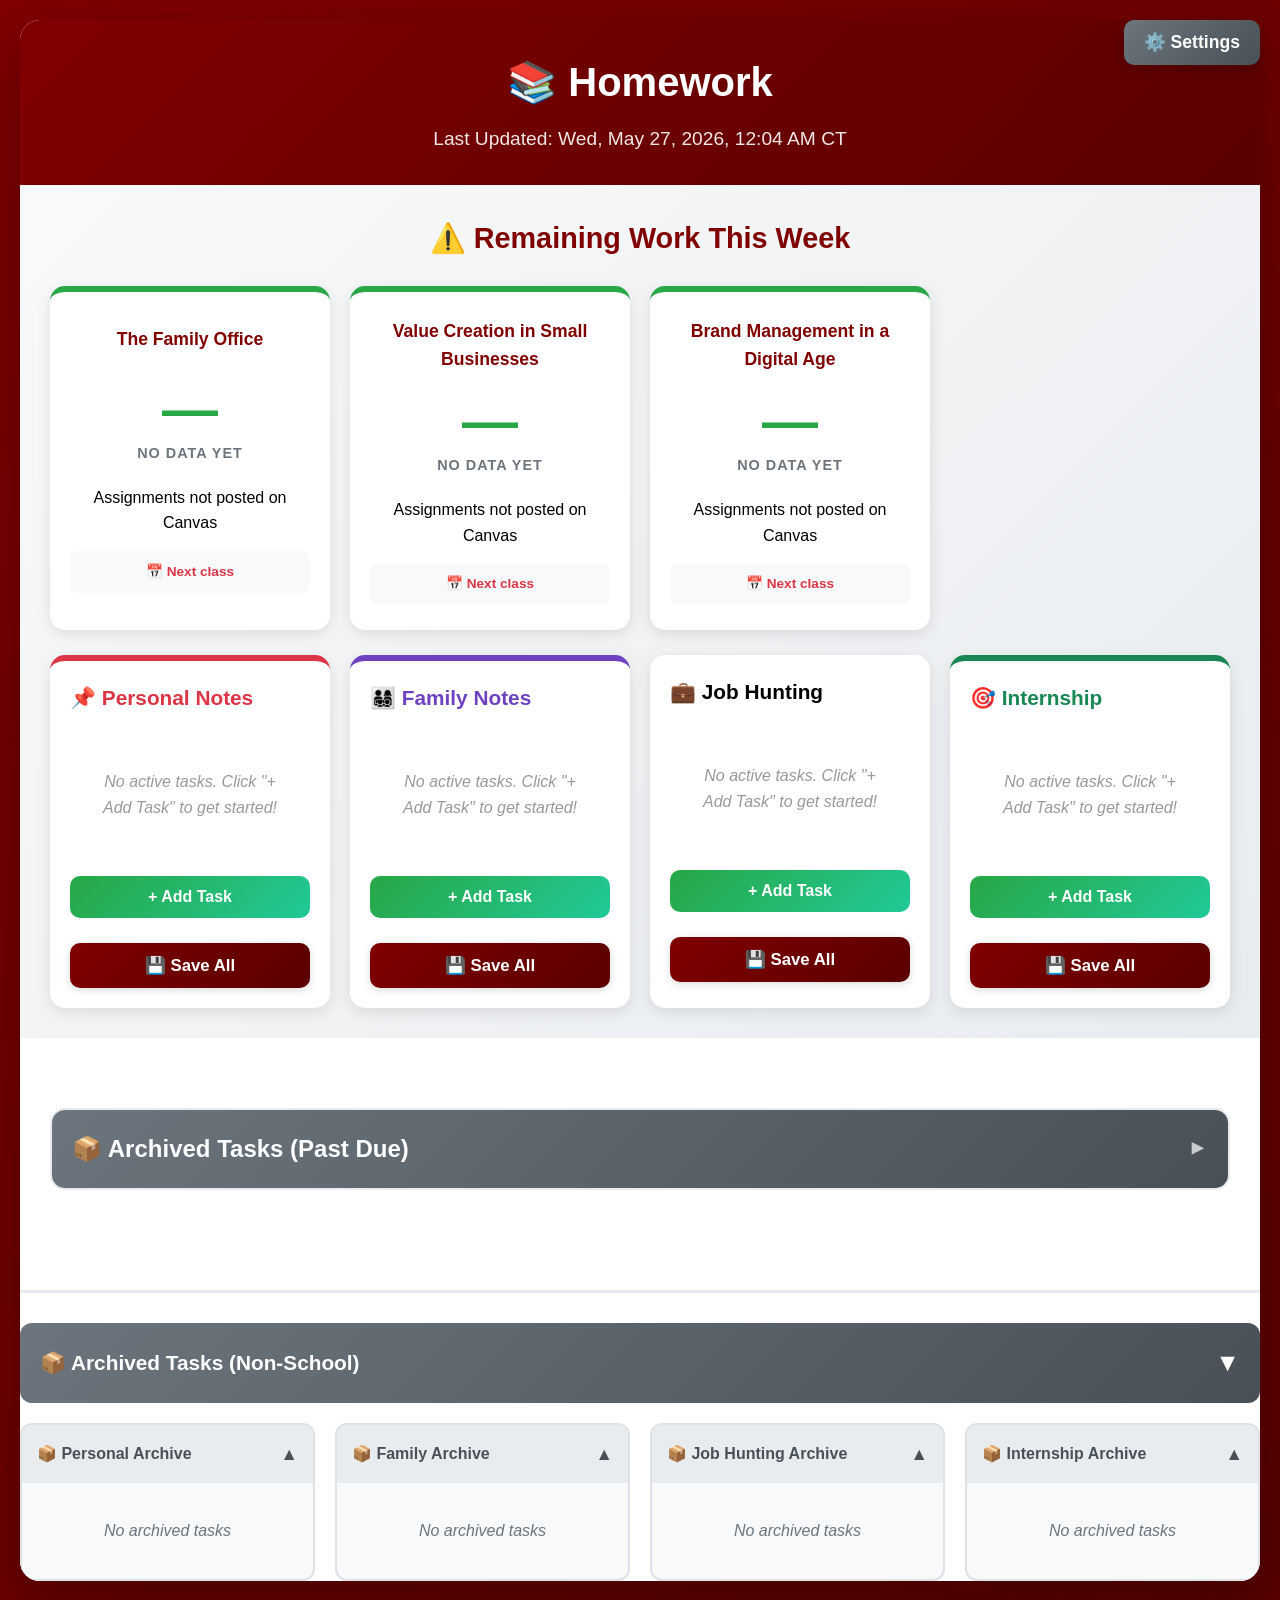
<file: index.html>
<!DOCTYPE html>
<html lang="en">
<head>
    <meta charset="UTF-8">
    <meta name="viewport" content="width=device-width, initial-scale=1.0">
    <title>Homework - UChicago MBA</title>
    <link rel="stylesheet" href="style.css?v=20260328">
</head>
<body>
    <div class="container">
        <div class="header">
            <h1>📚 Homework</h1>
            <button id="settingsBtn" class="settings-btn" onclick="openSettings()">⚙️ Settings</button>

            <div id="settingsModal" class="modal">
                <div class="modal-content">
                    <span class="close" onclick="closeSettings()">&times;</span>
                    <h2>⚙️ Dashboard Settings</h2>
                    
                    <div class="settings-section">
                        <h3>☁️ GitHub Sync</h3>
                        <p>Sync your notes and task states across all devices using GitHub.</p>
                        
                        <div id="syncStatus" class="sync-status"></div>
                        
                        <label for="tokenInput">GitHub Personal Access Token:</label>
                        <input type="password" id="tokenInput" placeholder="github_pat_..." class="token-input">
                        
                        <button onclick="saveToken()" class="save-token-btn">💾 Save Token</button>
                        <button onclick="clearToken()" class="clear-token-btn">🗑️ Clear Token</button>
                        
                        <div class="help-text">
                            <p><strong>How to get a token:</strong></p>
                            <ol>
                                <li>Go to <a href="https://github.com/settings/tokens?type=beta" target="_blank">GitHub Settings</a></li>
                                <li>Generate new token (fine-grained)</li>
                                <li>Select only "Homework-Dashboard" repo</li>
                                <li>Give "Contents" read/write permission</li>
                                <li>Copy and paste token here</li>
                            </ol>
                        </div>
                    </div>

                    <div style="margin-top: 30px; padding-top: 30px; border-top: 2px solid #e9ecef;">
                        <h3 style="color: #667eea; margin-bottom: 15px;">🤖 AI Clarification (Gemini)</h3>
                        <div id="geminiSyncStatus" class="sync-status inactive">⚠️ Gemini API Not Configured</div>
                        
                        <div style="margin-top: 20px;">
                            <label style="display: block; margin-bottom: 8px; font-weight: bold;">Gemini API Key:</label>
                            <input 
                                type="password" 
                                id="geminiTokenInput" 
                                placeholder="Enter your Gemini API key (starts with AIza...)"
                                style="
                                    width: 100%;
                                    padding: 12px;
                                    border: 2px solid #e9ecef;
                                    border-radius: 8px;
                                    font-size: 1em;
                                    margin-bottom: 15px;
                                "
                            />
                            <div style="display: flex; gap: 10px;">
                                <button onclick="saveGeminiToken()" style="
                                    background: #667eea;
                                    color: white;
                                    border: none;
                                    padding: 10px 20px;
                                    border-radius: 8px;
                                    cursor: pointer;
                                    font-weight: bold;
                                ">💾 Save Key</button>
                                <button onclick="clearGeminiToken()" style="
                                    background: #dc3545;
                                    color: white;
                                    border: none;
                                    padding: 10px 20px;
                                    border-radius: 8px;
                                    cursor: pointer;
                                    font-weight: bold;
                                ">🗑️ Clear Key</button>
                            </div>
                            <p style="font-size: 0.9em; color: #666; margin-top: 15px;">
                                Get your free API key at: <a href="https://aistudio.google.com/app/apikey" target="_blank">https://aistudio.google.com/app/apikey</a>
                            </p>
                        </div>
                    </div>

                    <div style="margin-top: 30px; padding-top: 30px; border-top: 2px solid #e9ecef;">
                        <h3 style="color: #4285f4;">📅 Google Calendar Integration</h3>
                        <div id="googleCalendarStatus" class="sync-status inactive">⚠️ Not Connected</div>
                        <button id="connectGoogleBtn" onclick="connectGoogleCalendar()" style="background: #4285f4; color: white; padding: 12px 24px; border: none; border-radius: 8px; cursor: pointer; width: 100%; margin-top: 15px; font-weight: bold;">
                            🔗 Connect Google Calendar
                        </button>
                        <p style="font-size: 0.9em; color: #666; margin-top: 15px;">
                            Connect to schedule tasks with AI-suggested optimal times.
                        </p>
                    </div>
                </div>
            </div>
            <p id="dateRange">UChicago MBA | Next 14 Days</p>
        </div>
        <div class="summary-section">
            <div class="summary-title">⚠️ Remaining Work This Week</div>
            
            <div class="course-cards" id="courseCards">
                <!-- Course cards dynamically generated -->
            </div>
            
            <div class="notes-grid">
                <div class="note-section personal">
                    <div class="note-title">📌 Personal Notes</div>
                    <div id="personalTaskCards" class="task-cards-container"></div>
                    <button class="add-task-btn" onclick="addTaskCard('personal')">+ Add Task</button>
                    <button id="personalSaveBtn" class="note-save-btn" onclick="saveNote('personal', 'personalNotesText', 'personalSaveBtn')">💾 Save All</button>
                    <textarea id="personalNotesText" class="note-textarea" style="display: none;"></textarea>
                </div>
            
                <div class="note-section family">
                    <div class="note-title">👨‍👩‍👧‍👦 Family Notes</div>
                    <div id="familyTaskCards" class="task-cards-container"></div>
                    <button class="add-task-btn" onclick="addTaskCard('family')">+ Add Task</button>
                    <button id="familySaveBtn" class="note-save-btn" onclick="saveNote('family', 'familyNotesText', 'familySaveBtn')">💾 Save All</button>
                    <textarea id="familyNotesText" class="note-textarea" style="display: none;"></textarea>
                </div>
            
                <div class="note-section jobHunting">
                    <div class="note-title">💼 Job Hunting</div>
                    <div id="jobHuntingTaskCards" class="task-cards-container"></div>
                    <button class="add-task-btn" onclick="addTaskCard('jobHunting')">+ Add Task</button>
                    <button id="jobHuntingSaveBtn" class="note-save-btn" onclick="saveNote('jobHunting', 'jobHuntingNotesText', 'jobHuntingSaveBtn')">💾 Save All</button>
                    <textarea id="jobHuntingNotesText" class="note-textarea" style="display: none;"></textarea>
                </div>
            
                <div class="note-section internship">
                    <div class="note-title">🎯 Internship</div>
                    <div id="internshipTaskCards" class="task-cards-container"></div>
                    <button class="add-task-btn" onclick="addTaskCard('internship')">+ Add Task</button>
                    <button id="internshipSaveBtn" class="note-save-btn" onclick="saveNote('internship', 'internshipNotesText', 'internshipSaveBtn')">💾 Save All</button>
                    <textarea id="internshipNotesText" class="note-textarea" style="display: none;"></textarea>
                </div>
            </div>
        </div>
        <div class="content" id="content">
            <!-- Tasks dynamically inserted -->
        </div>

        <div class="archive-wrapper">
            <div class="archive-main-header" onclick="toggleAllArchives()">
                <span>📦 Archived Tasks (Non-School)</span>
                <span class="archive-main-arrow">▼</span>
            </div>

            <div id="archiveGrid" class="archive-grid">
                <div class="archive-column">
                    <div class="archive-column-header" onclick="toggleArchive('personal')">
                        <span>📦 Personal Archive</span>
                        <span class="archive-arrow" id="personalArchiveArrow">▼</span>
                    </div>
                    <div id="personalArchive" class="archive-content collapsed"></div>
                </div>

                <div class="archive-column">
                    <div class="archive-column-header" onclick="toggleArchive('family')">
                        <span>📦 Family Archive</span>
                        <span class="archive-arrow" id="familyArchiveArrow">▼</span>
                    </div>
                    <div id="familyArchive" class="archive-content collapsed"></div>
                </div>

                <div class="archive-column">
                    <div class="archive-column-header" onclick="toggleArchive('jobHunting')">
                        <span>📦 Job Hunting Archive</span>
                        <span class="archive-arrow" id="jobHuntingArchiveArrow">▼</span>
                    </div>
                    <div id="jobHuntingArchive" class="archive-content collapsed"></div>
                </div>

                <div class="archive-column">
                    <div class="archive-column-header" onclick="toggleArchive('internship')">
                        <span>📦 Internship Archive</span>
                        <span class="archive-arrow" id="internshipArchiveArrow">▼</span>
                    </div>
                    <div id="internshipArchive" class="archive-content collapsed"></div>
                </div>
            </div>
        </div>
    </div>
    <script src="timestamp.js?v=20260328"></script>
    <script src="data.js?v=20260328"></script>
    <script src="scripts.js?v=20260328"></script>
</body>
</html>
</file>
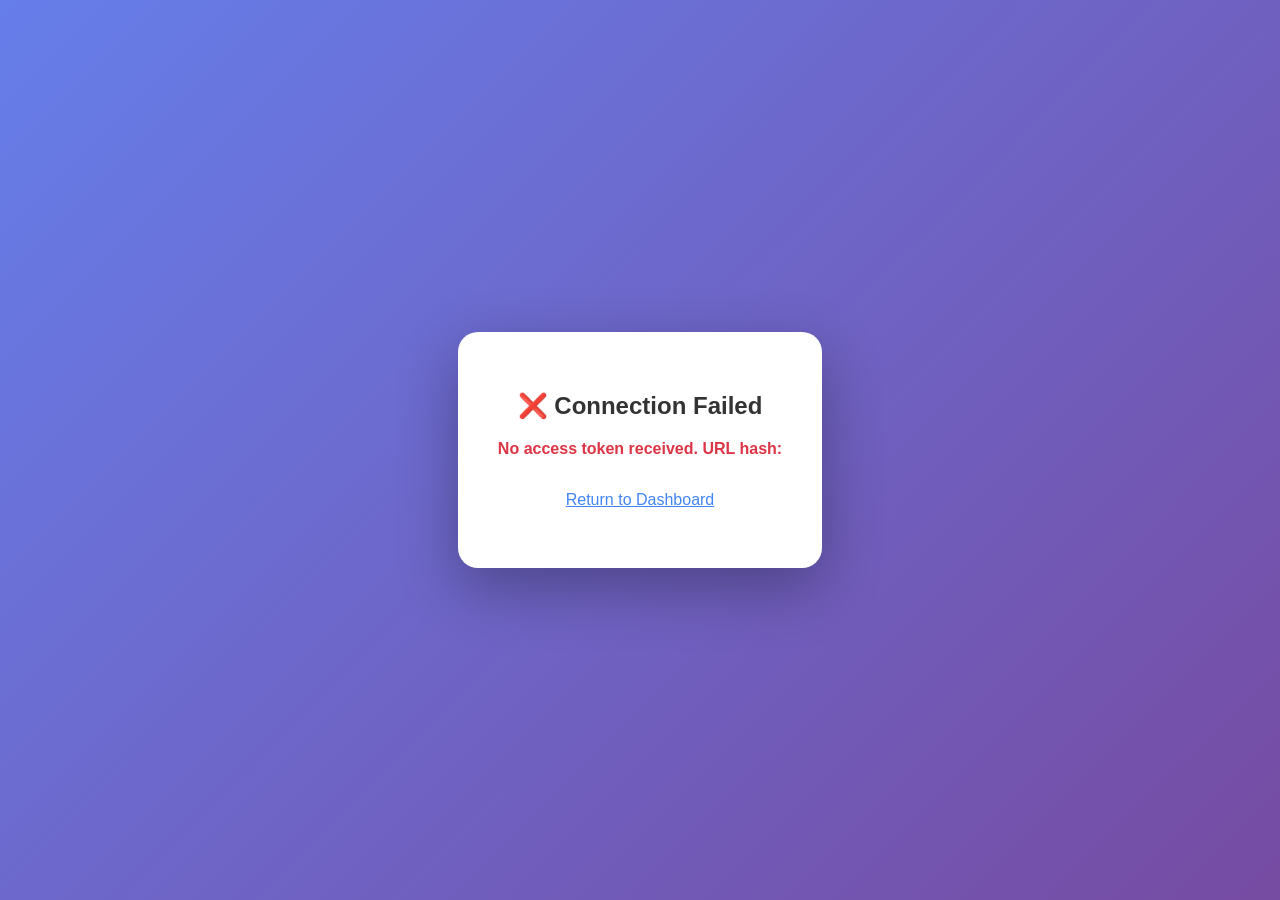
<file: oauth-callback.html>
<!DOCTYPE html>
<html lang="en">
<head>
    <meta charset="UTF-8">
    <meta name="viewport" content="width=device-width, initial-scale=1.0">
    <title>Connecting Google Calendar...</title>
    <style>
        body {
            font-family: -apple-system, BlinkMacSystemFont, 'Segoe UI', Roboto, sans-serif;
            display: flex;
            align-items: center;
            justify-content: center;
            min-height: 100vh;
            margin: 0;
            background: linear-gradient(135deg, #667eea 0%, #764ba2 100%);
        }
        .container {
            background: white;
            padding: 40px;
            border-radius: 20px;
            box-shadow: 0 20px 60px rgba(0,0,0,0.3);
            text-align: center;
            max-width: 400px;
        }
        .spinner {
            border: 4px solid #f3f3f3;
            border-top: 4px solid #4285f4;
            border-radius: 50%;
            width: 50px;
            height: 50px;
            animation: spin 1s linear infinite;
            margin: 0 auto 20px;
        }
        @keyframes spin {
            0% { transform: rotate(0deg); }
            100% { transform: rotate(360deg); }
        }
        h2 {
            color: #333;
            margin-bottom: 10px;
        }
        p {
            color: #666;
            line-height: 1.6;
        }
        .error {
            color: #dc3545;
            font-weight: bold;
        }
    </style>
</head>
<body>
    <div class="container">
        <div class="spinner"></div>
        <h2 id="status">Connecting Google Calendar...</h2>
        <p id="message">Please wait while we complete the authentication.</p>
    </div>

    <script>
        function handleCallback() {
            try {
                // Debug logging
                console.log('Full URL:', window.location.href);
                console.log('Hash:', window.location.hash);
                console.log('Search:', window.location.search);

                // Read from hash fragment (after #)
                const hash = window.location.hash.substring(1);
                const params = new URLSearchParams(hash);
                
                const accessToken = params.get('access_token');
                const expiresIn = params.get('expires_in');
                const error = params.get('error');

                if (error) {
                    throw new Error('Authorization failed: ' + error);
                }

                if (!accessToken) {
                    throw new Error('No access token received. URL hash: ' + window.location.hash);
                }

                console.log('Access token received:', accessToken.substring(0, 20) + '...');

                // Store token
                const authData = {
                    accessToken: accessToken,
                    expiresAt: Date.now() + (parseInt(expiresIn) * 1000),
                    tokenType: 'Bearer'
                };

                localStorage.setItem('googleCalendarAuth', JSON.stringify(authData));
                
                document.getElementById('status').textContent = '✅ Connected Successfully!';
                document.getElementById('message').textContent = 'Redirecting...';

                // Get user email
                fetch('https://www.googleapis.com/oauth2/v2/userinfo', {
                    headers: { 'Authorization': `Bearer ${accessToken}` }
                })
                .then(r => r.json())
                .then(data => {
                    if (data.email) localStorage.setItem('googleCalendarEmail', data.email);
                })
                .catch(err => console.log('Email fetch failed:', err))
                .finally(() => {
                    setTimeout(() => {
                        window.location.href = '/Homework-Dashboard/';
                    }, 1500);
                });

            } catch (error) {
                console.error('Callback error:', error);
                document.querySelector('.spinner').style.display = 'none';
                document.getElementById('status').textContent = '❌ Connection Failed';
                document.getElementById('message').innerHTML = `
                    <span class="error">${error.message}</span><br><br>
                    <a href="/Homework-Dashboard/" style="color: #4285f4;">Return to Dashboard</a>
                `;
            }
        }

        // Run callback handler on page load
        handleCallback();
    </script>
</body>
</html>
</file>
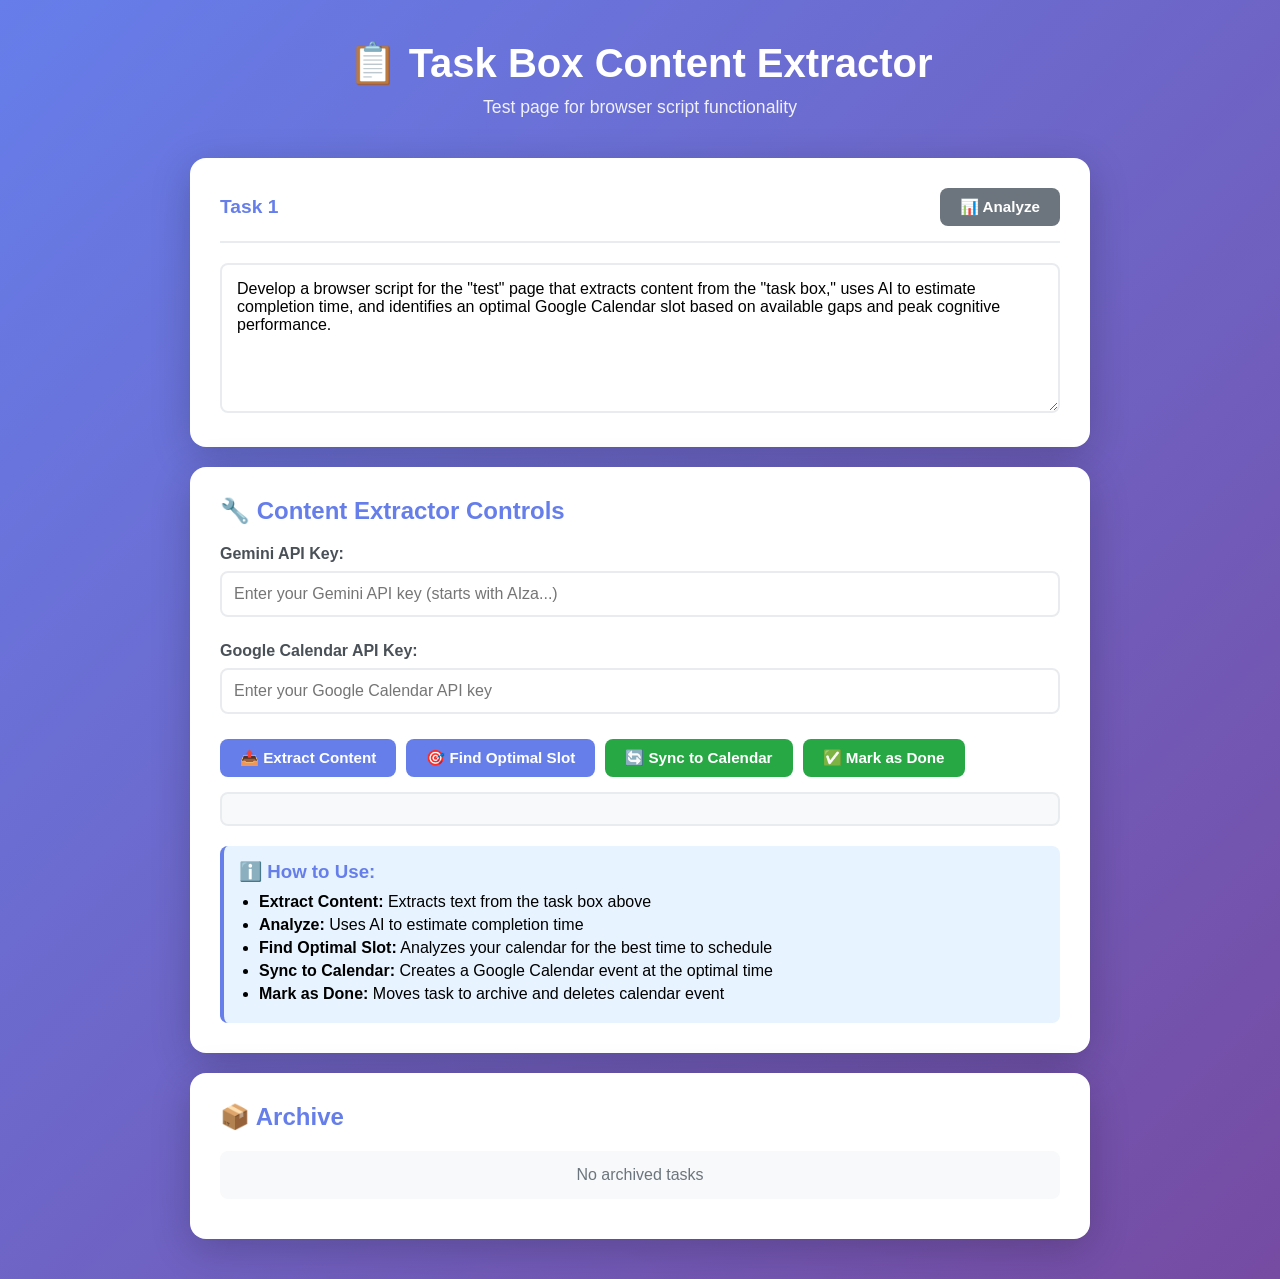
<file: test.html>
<!DOCTYPE html>
<html lang="en">
<head>
    <meta charset="UTF-8">
    <meta name="viewport" content="width=device-width, initial-scale=1.0">
    <title>Task Box Content Extractor - Test Page</title>
    <style>
        * {
            margin: 0;
            padding: 0;
            box-sizing: border-box;
        }

        body {
            font-family: -apple-system, BlinkMacSystemFont, 'Segoe UI', Roboto, 'Helvetica Neue', Arial, sans-serif;
            background: linear-gradient(135deg, #667eea 0%, #764ba2 100%);
            padding: 40px 20px;
            min-height: 100vh;
        }

        .container {
            max-width: 900px;
            margin: 0 auto;
        }

        .header {
            text-align: center;
            color: white;
            margin-bottom: 40px;
        }

        .header h1 {
            font-size: 2.5em;
            margin-bottom: 10px;
        }

        .header p {
            font-size: 1.1em;
            opacity: 0.9;
        }

        .task-box {
            background: white;
            border-radius: 16px;
            padding: 30px;
            box-shadow: 0 10px 40px rgba(0, 0, 0, 0.2);
            margin-bottom: 20px;
        }

        .task-box-header {
            display: flex;
            justify-content: space-between;
            align-items: center;
            margin-bottom: 20px;
            padding-bottom: 15px;
            border-bottom: 2px solid #e9ecef;
        }

        .task-box-label {
            font-weight: bold;
            font-size: 1.2em;
            color: #667eea;
        }

        .task-box-controls {
            display: flex;
            gap: 10px;
            align-items: center;
        }

        .rating-badge {
            padding: 8px 15px;
            border-radius: 8px;
            font-weight: bold;
            font-size: 0.9em;
        }

        .rating-easy { background: #d4edda; color: #155724; }
        .rating-medium { background: #fff3cd; color: #856404; }
        .rating-hard { background: #f8d7da; color: #721c24; }

        .task-textarea {
            width: 100%;
            min-height: 150px;
            padding: 15px;
            border: 2px solid #e9ecef;
            border-radius: 8px;
            font-size: 1em;
            font-family: inherit;
            resize: vertical;
            transition: border-color 0.3s;
        }

        .task-textarea:focus {
            outline: none;
            border-color: #667eea;
        }

        .btn {
            padding: 10px 20px;
            border: none;
            border-radius: 8px;
            font-weight: bold;
            cursor: pointer;
            transition: all 0.3s;
            font-size: 0.95em;
        }

        .btn:hover {
            transform: translateY(-2px);
            box-shadow: 0 4px 12px rgba(0, 0, 0, 0.15);
        }

        .btn-primary {
            background: #667eea;
            color: white;
        }

        .btn-success {
            background: #28a745;
            color: white;
        }

        .btn-danger {
            background: #dc3545;
            color: white;
        }

        .btn-secondary {
            background: #6c757d;
            color: white;
        }

        .script-controls {
            background: white;
            border-radius: 16px;
            padding: 30px;
            box-shadow: 0 10px 40px rgba(0, 0, 0, 0.2);
        }

        .script-controls h2 {
            margin-bottom: 20px;
            color: #667eea;
        }

        .control-section {
            margin-bottom: 25px;
        }

        .control-section label {
            display: block;
            margin-bottom: 8px;
            font-weight: bold;
            color: #495057;
        }

        .control-section input {
            width: 100%;
            padding: 12px;
            border: 2px solid #e9ecef;
            border-radius: 8px;
            font-size: 1em;
        }

        .control-section input:focus {
            outline: none;
            border-color: #667eea;
        }

        .button-group {
            display: flex;
            gap: 10px;
            flex-wrap: wrap;
        }

        .info-box {
            background: #e7f3ff;
            border-left: 4px solid #667eea;
            padding: 15px;
            border-radius: 8px;
            margin-top: 20px;
        }

        .info-box h3 {
            margin-bottom: 10px;
            color: #667eea;
        }

        .info-box ul {
            margin-left: 20px;
        }

        .info-box li {
            margin-bottom: 5px;
        }

        #extractedInfo {
            background: #f8f9fa;
            border: 2px solid #e9ecef;
            border-radius: 8px;
            padding: 15px;
            margin-top: 15px;
            font-family: 'Courier New', monospace;
            font-size: 0.9em;
            max-height: 300px;
            overflow-y: auto;
        }

        .archive {
            background: white;
            border-radius: 16px;
            padding: 30px;
            box-shadow: 0 10px 40px rgba(0, 0, 0, 0.2);
            margin-top: 20px;
        }

        .archive h2 {
            color: #667eea;
            margin-bottom: 20px;
        }

        .archive-item {
            background: #f8f9fa;
            padding: 15px;
            border-radius: 8px;
            margin-bottom: 10px;
            border-left: 4px solid #28a745;
        }

        .archive-item.empty {
            text-align: center;
            color: #6c757d;
            border: none;
        }
    </style>
</head>
<body>
    <div class="container">
        <div class="header">
            <h1>📋 Task Box Content Extractor</h1>
            <p>Test page for browser script functionality</p>
        </div>

        <!-- Task Box -->
        <div class="task-box" id="taskBox">
            <div class="task-box-header">
                <div class="task-box-label">Task 1</div>
                <div class="task-box-controls">
                    <div id="ratingBadge" class="rating-badge" style="display: none;"></div>
                    <button class="btn btn-secondary" onclick="window.TaskExtractor.analyzeTask()">
                        📊 Analyze
                    </button>
                </div>
            </div>
            <textarea
                id="taskContent"
                class="task-textarea"
                placeholder="Enter your task here... (e.g., 'Write a research paper on climate change')"
            >Develop a browser script for the "test" page that extracts content from the "task box," uses AI to estimate completion time, and identifies an optimal Google Calendar slot based on available gaps and peak cognitive performance.</textarea>
        </div>

        <!-- Script Controls -->
        <div class="script-controls">
            <h2>🔧 Content Extractor Controls</h2>

            <div class="control-section">
                <label>Gemini API Key:</label>
                <input
                    type="password"
                    id="geminiApiKey"
                    placeholder="Enter your Gemini API key (starts with AIza...)"
                />
            </div>

            <div class="control-section">
                <label>Google Calendar API Key:</label>
                <input
                    type="password"
                    id="calendarApiKey"
                    placeholder="Enter your Google Calendar API key"
                />
            </div>

            <div class="button-group">
                <button class="btn btn-primary" onclick="window.TaskExtractor.extractContent()">
                    📤 Extract Content
                </button>
                <button class="btn btn-primary" onclick="window.TaskExtractor.findOptimalSlot()">
                    🎯 Find Optimal Slot
                </button>
                <button class="btn btn-success" onclick="window.TaskExtractor.syncToCalendar()">
                    🔄 Sync to Calendar
                </button>
                <button class="btn btn-success" onclick="window.TaskExtractor.markAsDone()">
                    ✅ Mark as Done
                </button>
            </div>

            <div id="extractedInfo"></div>

            <div class="info-box">
                <h3>ℹ️ How to Use:</h3>
                <ul>
                    <li><strong>Extract Content:</strong> Extracts text from the task box above</li>
                    <li><strong>Analyze:</strong> Uses AI to estimate completion time</li>
                    <li><strong>Find Optimal Slot:</strong> Analyzes your calendar for the best time to schedule</li>
                    <li><strong>Sync to Calendar:</strong> Creates a Google Calendar event at the optimal time</li>
                    <li><strong>Mark as Done:</strong> Moves task to archive and deletes calendar event</li>
                </ul>
            </div>
        </div>

        <!-- Archive -->
        <div class="archive">
            <h2>📦 Archive</h2>
            <div id="archiveContainer">
                <div class="archive-item empty">No archived tasks</div>
            </div>
        </div>
    </div>

    <script src="content-extractor.js"></script>
</body>
</html>
</file>
<file: style.css>
* {
    margin: 0;
    padding: 0;
    box-sizing: border-box;
}

body {
    font-family: -apple-system, BlinkMacSystemFont, 'Segoe UI', Roboto, Oxygen, Ubuntu, Cantarell, sans-serif;
    background: linear-gradient(135deg, #800000 0%, #5a0000 100%);
    padding: 20px;
    line-height: 1.6;
}

.container {
    max-width: 1400px;
    margin: 0 auto;
    background: white;
    border-radius: 20px;
    box-shadow: 0 20px 60px rgba(0,0,0,0.3);
    overflow: hidden;
}

.header {
    background: linear-gradient(135deg, #800000 0%, #5a0000 100%);
    color: white;
    padding: 30px;
    text-align: center;
}

.header h1 {
    font-size: 2.5em;
    margin-bottom: 10px;
    display: flex;
    align-items: center;
    justify-content: center;
    gap: 15px;
}

.header p {
    font-size: 1.2em;
    opacity: 0.9;
}

.summary-section {
    padding: 30px;
    background: linear-gradient(135deg, #f8f9fa 0%, #e9ecef 100%);
}

.summary-title {
    font-size: 1.8em;
    font-weight: bold;
    color: #800000;
    margin-bottom: 25px;
    text-align: center;
}

.course-cards {
    display: grid;
    grid-template-columns: repeat(4, 1fr);
    gap: 20px;
    margin-bottom: 25px;
}

.course-card {
    background: white;
    border-radius: 15px;
    padding: 25px 20px;
    box-shadow: 0 4px 15px rgba(0,0,0,0.1);
    transition: transform 0.3s ease, box-shadow 0.3s ease;
    border-top: 6px solid #800000;
    text-align: center;
}

.course-card:hover {
    transform: translateY(-5px);
    box-shadow: 0 8px 25px rgba(0,0,0,0.2);
}

.course-card:active {
    transform: translateY(-2px);
}

.course-card.low-workload {
    border-top-color: #28a745;
}

.course-card.medium-workload {
    border-top-color: #ffc107;
}

.course-card.high-workload {
    border-top-color: #dc3545;
}

.course-card.completed {
    border-top-color: #28a745;
    background: linear-gradient(135deg, #d4edda 0%, #c3e6cb 100%);
}

.course-card-title {
    font-size: 1.1em;
    font-weight: bold;
    color: #800000;
    margin-bottom: 20px;
    min-height: 2.5em;
    display: flex;
    align-items: center;
    justify-content: center;
}

.course-card-hours {
    font-size: 3.5em;
    font-weight: bold;
    color: #800000;
    margin: 15px 0 5px 0;
    line-height: 1;
}

.course-card.low-workload .course-card-hours {
    color: #28a745;
}

.course-card.medium-workload .course-card-hours {
    color: #ffc107;
}

.course-card.high-workload .course-card-hours {
    color: #dc3545;
}

.course-card.completed .course-card-hours {
    font-size: 2.5em;
    color: #28a745;
}

.course-card-hours-label {
    font-size: 0.9em;
    color: #6c757d;
    font-weight: 600;
    text-transform: uppercase;
    letter-spacing: 1px;
    margin-bottom: 20px;
}

.course-card-due {
    font-size: 0.85em;
    color: #dc3545;
    margin-top: 8px;
}

.course-card-status {
    font-size: 0.9em;
    padding: 6px 10px;
    border-radius: 4px;
    margin-top: 8px;
    font-weight: 500;
}

.course-card-status.under-control {
    background: #d4edda;
    color: #155724;
}

.course-card-status.needs-scheduling {
    background: #fff3cd;
    color: #856404;
}

.course-card-status.partial {
    background: #e7f3ff;
    color: #004085;
}

.course-card-due {
    background: #f8f9fa;
    padding: 10px;
    border-radius: 8px;
    font-size: 0.85em;
    color: #dc3545;
    font-weight: 600;
    margin-top: 15px;
}

.notes-grid {
    display: grid;
    grid-template-columns: repeat(4, 1fr);
    gap: 20px;
    width: 100%;
}

.note-section {
    background: white;
    padding: 20px;
    border-radius: 15px;
    box-shadow: 0 4px 15px rgba(0,0,0,0.1);
    transition: transform 0.2s ease, box-shadow 0.2s ease;
}

.note-section:hover {
    transform: translateY(-2px);
    box-shadow: 0 6px 20px rgba(0,0,0,0.15);
}

.note-section.personal {
    border-top: 6px solid #dc3545;
}

.note-section.family {
    border-top: 6px solid #6f42c1;
}

.note-section.job-hunting {
    border-top: 6px solid #0d6efd;
}

.note-section.internship {
    border-top: 6px solid #198754;
}

.note-title {
    font-size: 1.3em;
    font-weight: bold;
    margin-bottom: 15px;
    display: flex;
    align-items: center;
    gap: 8px;
}

.note-section.personal .note-title {
    color: #dc3545;
}

.note-section.family .note-title {
    color: #6f42c1;
}

.note-section.job-hunting .note-title {
    color: #0d6efd;
}

.note-section.internship .note-title {
    color: #198754;
}

.note-textarea {
    width: 100%;
    padding: 15px;
    border: 2px solid #e9ecef;
    border-radius: 10px;
    font-family: inherit;
    font-size: 1.05em;
    line-height: 1.6;
    resize: none;
    overflow: hidden;
    box-sizing: border-box;
    min-height: 100px;
    transition: all 0.3s;
    background: #fafafa;
}

.note-textarea:focus {
    outline: none;
    background: white;
}

.note-textarea.unsaved {
    border-color: #ffc107;
}

.note-section.personal .note-textarea:focus {
    border-color: #dc3545;
    box-shadow: 0 0 0 3px rgba(220, 53, 69, 0.1);
}

.note-section.family .note-textarea:focus {
    border-color: #6f42c1;
    box-shadow: 0 0 0 3px rgba(111, 66, 193, 0.1);
}

.note-section.job-hunting .note-textarea:focus {
    border-color: #0d6efd;
    box-shadow: 0 0 0 3px rgba(13, 110, 253, 0.1);
}

.note-section.internship .note-textarea:focus {
    border-color: #198754;
    box-shadow: 0 0 0 3px rgba(25, 135, 84, 0.1);
}

.note-textarea::placeholder {
    color: #adb5bd;
    font-style: italic;
}

.note-save-btn {
    margin-top: 15px;
    background: linear-gradient(135deg, #800000 0%, #5a0000 100%);
    color: white;
    border: none;
    padding: 12px 25px;
    border-radius: 10px;
    cursor: pointer;
    font-size: 1.05em;
    font-weight: bold;
    transition: all 0.3s;
    box-shadow: 0 2px 8px rgba(0,0,0,0.15);
    width: 100%;
}

.note-save-btn:hover {
    background: linear-gradient(135deg, #5a0000 0%, #400000 100%);
    transform: translateY(-2px);
    box-shadow: 0 4px 12px rgba(0,0,0,0.25);
}

.note-save-btn:active {
    transform: translateY(0);
}

.note-save-btn.unsaved {
    background: linear-gradient(135deg, #ff8c00 0%, #ff6b00 100%);
}

.note-save-btn.saved {
    background: #28a745;
}

.content {
    padding: 30px;
}

.day-section {
    margin-bottom: 30px;
    border: 2px solid #e9ecef;
    border-radius: 15px;
    overflow: hidden;
}

.day-header {
    background: linear-gradient(135deg, #800000 0%, #5a0000 100%);
    color: white;
    padding: 20px;
    font-size: 1.5em;
    font-weight: bold;
    cursor: pointer;
    display: flex;
    justify-content: space-between;
    align-items: center;
    user-select: none;
}

.day-header:hover {
    opacity: 0.9;
}

.day-header .arrow {
    transition: transform 0.3s ease;
    opacity: 0.7;
    font-size: 0.9em;
}

.day-header.collapsed .arrow {
    transform: rotate(-90deg);
}

.day-content {
    max-height: 10000px;
    overflow: hidden;
    transition: max-height 0.3s ease;
}

.day-content.collapsed {
    max-height: 0;
}

.course-section {
    margin: 20px;
    border-left: 4px solid #800000;
    border-radius: 8px;
    overflow: hidden;
}

.course-header {
    background: #f8f9fa;
    padding: 15px 20px;
    cursor: pointer;
    display: flex;
    justify-content: space-between;
    align-items: center;
    user-select: none;
}

.course-header:hover {
    background: #e9ecef;
}

.course-title {
    font-size: 1.3em;
    font-weight: bold;
    color: #800000;
}

.course-due {
    color: #dc3545;
    font-weight: bold;
    font-size: 0.9em;
}

.course-arrow {
    transition: transform 0.3s ease;
    color: #adb5bd;
    font-size: 0.9em;
    opacity: 0.6;
}

.course-header.collapsed .course-arrow {
    transform: rotate(-90deg);
}

.course-content {
    max-height: 5000px;
    overflow: hidden;
    transition: max-height 0.3s ease;
    padding: 0 20px 20px 20px;
}

.course-content.collapsed {
    max-height: 0;
    padding: 0 20px;
}

.task-category {
    margin: 20px 0;
}

.category-title {
    font-size: 1.1em;
    font-weight: bold;
    color: #495057;
    display: flex;
    align-items: center;
    justify-content: space-between;
    padding: 12px 15px;
    background: #e9ecef;
    border-radius: 8px;
    border-left: 4px solid #800000;
    cursor: pointer;
    user-select: none;
    transition: all 0.3s ease;
}

.category-title:hover {
    background: #dee2e6;
}

.category-title.grayed-out {
    background: #f8f9fa;
    opacity: 0.5;
    color: #adb5bd;
    border-left-color: #adb5bd;
}

.category-title-left {
    display: flex;
    align-items: center;
    gap: 10px;
}

.category-title-right {
    display: flex;
    align-items: center;
    gap: 10px;
}

.course-syllabus-link,
.category-assignments-link {
    font-size: 0.9em;
    opacity: 0.6;
    margin-left: 8px;
    text-decoration: none;
    transition: all 0.2s ease;
    display: inline-block;
}

.course-syllabus-link:hover,
.category-assignments-link:hover {
    opacity: 1;
    transform: scale(1.2);
}

.category-status {
    font-size: 1em;
    color: #28a745;
}

.category-controls {
    display: flex;
    gap: 5px;
}

.category-btn {
    background: #e9ecef;
    color: #adb5bd;
    border: none;
    padding: 5px 10px;
    border-radius: 5px;
    cursor: pointer;
    font-size: 0.75em;
    transition: all 0.2s;
    opacity: 0.3;
}

.category-btn:hover {
    background: #dee2e6;
    color: #6c757d;
    opacity: 1;
}

.category-btn.delete-btn {
    background: #f8d7da;
    color: #adb5bd;
    opacity: 0.4;
}

.category-btn.delete-btn:hover {
    background: #f5c6cb;
    color: #721c24;
    opacity: 1;
}

.category-arrow {
    transition: transform 0.3s ease;
    color: #ced4da;
    font-size: 0.75em;
    opacity: 0.5;
}

.category-title.collapsed .category-arrow {
    transform: rotate(-90deg);
}

.category-content {
    max-height: 3000px;
    overflow: hidden;
    transition: max-height 0.3s ease;
    margin-top: 15px;
}

.category-content.collapsed {
    max-height: 0;
    margin-top: 0;
}

.category-empty {
    color: #adb5bd;
    font-style: italic;
    padding: 12px;
    margin-left: 35px;
    background: #f8f9fa;
    border-radius: 5px;
}

.task-item {
    display: flex;
    align-items: flex-start;
    padding: 15px;
    margin: 10px 0 10px 35px;
    background: white;
    border: 1px solid #dee2e6;
    border-radius: 8px;
    transition: all 0.3s ease;
}

.task-item:hover {
    border-color: #800000;
    box-shadow: 0 2px 8px rgba(0,0,0,0.05);
}

.task-item.completed {
    background: #f8f9fa;
    opacity: 0.6;
}

.task-checkbox {
    width: 22px;
    height: 22px;
    margin-right: 15px;
    margin-top: 2px;
    cursor: pointer;
    accent-color: #800000;
}

.task-details {
    flex: 1;
}

.task-title {
    font-size: 1.1em;
    font-weight: 600;
    color: #212529;
    margin-bottom: 5px;
    display: block;
    text-decoration: none;
}

.task-title:hover {
    color: #800000;
    text-decoration: underline;
}

.task-item.completed .task-title {
    text-decoration: line-through;
    color: #6c757d;
}

.task-meta {
    display: flex;
    gap: 15px;
    font-size: 0.85em;
    color: #6c757d;
    align-items: center;
}

.task-points {
    color: #28a745;
    font-weight: 600;
}

.task-time {
    display: flex;
    align-items: center;
    gap: 5px;
}

.time-select {
    padding: 2px 5px;
    border: 1px solid #dee2e6;
    border-radius: 4px;
    font-size: 0.9em;
    color: #495057;
    background: #f8f9fa;
    cursor: pointer;
}

.time-select:hover {
    border-color: #800000;
}

.task-actions {
    display: flex;
    gap: 10px;
    margin-left: 15px;
}

.task-btn {
    background: none;
    border: none;
    cursor: pointer;
    font-size: 1.1em;
    padding: 5px;
    border-radius: 4px;
    transition: all 0.2s;
    color: #adb5bd;
    opacity: 0.5;
}

.task-btn:hover {
    background: #f8f9fa;
    color: #800000;
    opacity: 1;
}

.task-btn.scheduled {
    color: #0d6efd;
    opacity: 1;
}

.task-note-btn.has-note {
    color: #ffc107;
    opacity: 1;
}

.task-note-editor {
    margin-top: 10px;
    width: 100%;
}

.task-note-textarea {
    width: 100%;
    padding: 10px;
    border: 1px solid #ffc107;
    border-radius: 6px;
    font-family: inherit;
    font-size: 0.9em;
    resize: vertical;
    min-height: 60px;
    background: #fffdf5;
}

.task-note-display {
    margin-top: 8px;
    padding: 8px 12px;
    background: #fffdf5;
    border-left: 3px solid #ffc107;
    font-size: 0.9em;
    color: #856404;
    border-radius: 0 4px 4px 0;
}

@media (max-width: 1200px) {
    .course-cards {
        grid-template-columns: repeat(2, 1fr);
    }
}

@media (max-width: 768px) {
    .course-cards {
        grid-template-columns: 1fr;
    }
    
    .header h1 {
        font-size: 1.8em;
    }
    
    .task-item {
        margin-left: 10px;
    }
}

.settings-btn {
    position: fixed;
    top: 20px;
    right: 20px;
    background: linear-gradient(135deg, #6c757d 0%, #495057 100%);
    color: white;
    border: none;
    padding: 12px 20px;
    border-radius: 10px;
    cursor: pointer;
    font-size: 1.1em;
    font-weight: bold;
    box-shadow: 0 4px 12px rgba(0,0,0,0.2);
    z-index: 1000;
    transition: all 0.3s;
}

.settings-btn:hover {
    background: linear-gradient(135deg, #495057 0%, #343a40 100%);
    transform: translateY(-2px);
}

.modal {
    display: none;
    position: fixed;
    z-index: 2000;
    left: 0;
    top: 0;
    width: 100%;
    height: 100%;
    background-color: rgba(0,0,0,0.6);
}

.modal-content {
    background-color: white;
    margin: 5% auto;
    padding: 30px;
    border-radius: 15px;
    width: 90%;
    max-width: 600px;
    box-shadow: 0 10px 40px rgba(0,0,0,0.3);
}

.close {
    color: #aaa;
    float: right;
    font-size: 32px;
    font-weight: bold;
    cursor: pointer;
    line-height: 20px;
}

.close:hover {
    color: #000;
}

.settings-section {
    margin: 20px 0;
}

.settings-section h3 {
    color: #800000;
    margin-bottom: 10px;
}

.token-input {
    width: 100%;
    padding: 12px;
    border: 2px solid #e9ecef;
    border-radius: 8px;
    font-family: 'Monaco', monospace;
    font-size: 0.9em;
    margin: 10px 0;
}

.save-token-btn, .clear-token-btn {
    padding: 10px 20px;
    border: none;
    border-radius: 8px;
    cursor: pointer;
    font-weight: bold;
    margin: 5px;
    transition: all 0.3s;
}

.save-token-btn {
    background: linear-gradient(135deg, #28a745 0%, #218838 100%);
    color: white;
}

.save-token-btn:hover {
    background: linear-gradient(135deg, #218838 0%, #1e7e34 100%);
}

.clear-token-btn {
    background: linear-gradient(135deg, #dc3545 0%, #c82333 100%);
    color: white;
}

.clear-token-btn:hover {
    background: linear-gradient(135deg, #c82333 0%, #bd2130 100%);
}

.sync-status {
    padding: 10px;
    border-radius: 8px;
    margin: 10px 0;
    font-weight: bold;
}

.sync-status.active {
    background: #d4edda;
    color: #155724;
    border: 2px solid #c3e6cb;
}

.sync-status.inactive {
    background: #fff3cd;
    color: #856404;
    border: 2px solid #ffc107;
}

.help-text {
    background: #f8f9fa;
    padding: 15px;
    border-radius: 8px;
    margin-top: 15px;
    font-size: 0.9em;
}

.help-text ol {
    margin: 10px 0 0 20px;
}


/* Task Card System Styles */
.task-cards-container {
    display: flex;
    flex-direction: column;
    gap: 15px;
    margin-bottom: 15px;
    min-height: 100px;
}

/* Task Card - 3 Section Layout */
.task-card {
    position: relative;
    background: white;
    border-radius: 12px;
    border: 2px solid #dee2e6;
    margin-bottom: 40px;
    overflow: visible;
    transition: all 0.3s;
    z-index: 1;
}

.task-card:hover {
    transform: translateY(-2px);
    box-shadow: 0 8px 20px rgba(0,0,0,0.1);
    z-index: 2;
}

.task-card.focused {
    border-color: #667eea;
    box-shadow: 0 0 0 3px rgba(102, 126, 234, 0.1);
}

/* Header Section */
.task-card-header {
    background: linear-gradient(90deg, #f8f9fa 0%, #ffffff 100%);
    border-bottom: 1px solid #e9ecef;
    padding: 12px 16px;
    display: flex;
    justify-content: space-between;
    align-items: center;
    border-radius: 12px 12px 0 0;
    overflow: visible;
    position: relative;
}

.task-info {
    display: flex;
    align-items: center;
    gap: 12px;
}

.task-number {
    font-weight: 600;
    color: #495057;
    font-size: 0.95em;
    cursor: text;
    padding: 2px 4px;
    border-radius: 4px;
    transition: background 0.2s;
}

.task-number:hover {
    background: #f8f9fa;
}

.task-number-input {
    font-weight: 600;
    color: #495057;
    font-size: 0.95em;
    border: 2px solid #667eea;
    padding: 2px 4px;
    border-radius: 4px;
    outline: none;
    background: white;
    min-width: 60px;
}

.task-card {
    cursor: grab;
}

.task-card:active {
    cursor: grabbing;
}

.task-card.dragging {
    opacity: 0.5;
}

.time-badge {
    background: #e9ecef !important;
    color: #495057 !important;
    padding: 4px 12px;
    border-radius: 6px;
    font-size: 0.85em;
    font-weight: bold;
}

.scheduled-badge {
    background: #28a745;
    color: white;
    padding: 4px 12px;
    border-radius: 6px;
    font-size: 0.85em;
    font-weight: bold;
    display: inline-flex;
    align-items: center;
    justify-content: center;
}

.delete-btn {
    background: #dc3545;
    color: white;
    border: none;
    width: 28px;
    height: 28px;
    border-radius: 6px;
    cursor: pointer;
    font-size: 1.1em;
    transition: all 0.2s;
    display: flex;
    align-items: center;
    justify-content: center;
    padding: 0;
}

.delete-btn:hover {
    background: #dc3545;
    transform: scale(1.1);
}

/* Content Section */
.task-card-content {
    padding: 16px;
    width: 100%;
    border: none;
    font-family: inherit;
    font-size: 1em;
    line-height: 1.6;
    min-height: 80px;
    resize: vertical;
    color: #212529;
}

.task-card-content:focus {
    outline: none;
}

.task-card-content::placeholder {
    color: #adb5bd;
}

/* Actions Section */
.task-card-actions {
    position: absolute;
    right: -46px !important;
    top: 50%;
    transform: translateY(-50%);
    display: flex;
    flex-direction: column;
    gap: 8px;
    opacity: 0;
    pointer-events: none;
    transition: opacity 0.3s ease;
}

.task-card:hover .task-card-actions {
    opacity: 1;
    pointer-events: auto;
}

.task-card-actions:hover {
    opacity: 1;
    pointer-events: auto;
}

.task-card.mobile-active .task-card-actions {
    opacity: 1;
    pointer-events: auto;
}

.action-btn {
    width: 44px;
    height: 44px;
    padding: 0;
    border: none;
    border-radius: 8px;
    cursor: pointer;
    font-size: 1.4em;
    transition: all 0.2s;
    display: flex;
    align-items: center;
    justify-content: center;
    box-shadow: 0 2px 8px rgba(0,0,0,0.15);
}

.action-btn:hover {
    transform: scale(1.1);
    box-shadow: 0 4px 12px rgba(0,0,0,0.2);
}

.btn-details {
    background: #fff9e6;
    color: #f59e0b;
}

.btn-details:hover {
    background: #fef3c7;
}

.btn-schedule {
    background: #e8f4fd;
    color: #4285f4;
}

.btn-schedule:hover {
    background: #d0e9fa;
}

.btn-done {
    background: #e6f7ea;
    color: #28a745;
}

.btn-done:hover {
    background: #d1f0d9;
}

/* Schedule button in header */
.schedule-header-btn {
    background: #e8f4fd;
    color: #4285f4;
    border: none;
    padding: 4px 12px;
    border-radius: 6px;
    font-size: 0.85em;
    font-weight: bold;
    cursor: pointer;
    transition: all 0.2s;
    position: relative;
}

.schedule-header-btn:hover {
    background: #d0e9fa;
}

.schedule-header-btn.scheduled {
    background: #4285f4;
    color: white;
}

.schedule-header-btn.scheduled:hover {
    background: #3367d6;
}

/* Time button in actions area */
.btn-time {
    background: #e9ecef;
    color: #495057;
    font-weight: bold;
}

.btn-time:hover {
    background: #dee2e6;
}

.time-dropdown-action {
    width: 44px;
    height: 44px;
    padding: 0;
    border: 2px solid #dee2e6;
    border-radius: 12px;
    background: #f8f9fa;
    color: #495057;
    font-size: 0.75em;
    font-weight: bold;
    cursor: pointer;
    transition: all 0.2s;
    text-align: center;
}

.time-dropdown-action:hover {
    background: #e9ecef;
    border-color: #adb5bd;
}

.time-dropdown-action:focus {
    outline: none;
    border-color: #4285f4;
    box-shadow: 0 0 0 3px rgba(66, 133, 244, 0.1);
}

.btn-undo {
    background: #6c757d;
    color: white;
    font-size: 1.1em;
}

.btn-undo:hover {
    background: #5a6268;
}

.done-badge {
    background: #28a745;
    color: white;
    padding: 8px 14px;
    border-radius: 8px;
    font-weight: bold;
    font-size: 0.9em;
}

.card-btn {
    background: linear-gradient(135deg, #667eea 0%, #764ba2 100%);
    color: white;
    border: none;
    padding: 6px 12px;
    border-radius: 6px;
    cursor: pointer;
    font-size: 0.85em;
    font-weight: 600;
    white-space: nowrap;
    transition: all 0.3s;
}

.card-btn:hover {
    transform: translateY(-2px);
    box-shadow: 0 4px 12px rgba(102, 126, 234, 0.4);
}

.card-btn.delete {
    background: #dc3545;
    padding: 4px 10px;
    font-size: 0.8em;
}

.card-btn.delete:hover {
    background: #c82333;
}

/* Compact button layout */
.card-btn.compact {
    padding: 6px 10px;
    font-size: 0.9em;
    min-width: unset;
}

.card-btn.compact.details {
    background: #667eea;
    color: white;
}

.card-btn.compact.details:hover {
    background: #5568d3;
}

.card-btn.compact.schedule {
    background: #4285f4;
    color: white;
    font-size: 1.1em;
    padding: 6px 12px;
}

.card-btn.compact.schedule:hover {
    background: #3367d6;
}

.card-btn.compact.done {
    background: #28a745;
    color: white;
    font-size: 1.2em;
    padding: 6px 12px;
}

.card-btn.compact.done:hover {
    background: #218838;
}

.card-btn.compact.delete {
    background: #dc3545;
    color: white;
    font-size: 1.1em;
    padding: 6px 10px;
}

.card-btn.compact.delete:hover {
    background: #c82333;
}

.card-btn.compact.undo {
    background: #6c757d;
    color: white;
    font-size: 1.1em;
    padding: 6px 12px;
}

.card-btn.compact.undo:hover {
    background: #5a6268;
}

/* Tooltip styling (browser default works, but enhance if needed) */
.card-btn[title] {
    cursor: help;
}

.rating-badge {
    display: inline-flex;
    align-items: center;
    gap: 8px;
    padding: 4px 10px;
    border-radius: 6px;
    font-weight: 600;
    font-size: 0.85em;
    background: white;
    border: 2px solid;
    white-space: nowrap;
}

.rating-badge.excellent {
    border-color: #28a745;
    color: #28a745;
}

.rating-badge.good {
    border-color: #20c997;
    color: #20c997;
}

.rating-badge.moderate {
    border-color: #ffc107;
    color: #856404;
    background: #fff3cd;
}

.rating-badge.challenging {
    border-color: #ff9800;
    color: #e65100;
    background: #ffe5cc;
}

.rating-badge.hard {
    border-color: #dc3545;
    color: #dc3545;
    background: #ffe5e5;
}

.time-display {
    cursor: pointer;
    padding: 2px 6px;
    border-radius: 4px;
    transition: background 0.2s;
    text-decoration: underline;
    text-decoration-style: dotted;
}

.time-display:hover {
    background: rgba(0,0,0,0.08);
}

.time-editor {
    display: inline-flex;
    align-items: center;
    gap: 6px;
}

.time-dropdown {
    padding: 4px 8px;
    border: 2px solid #667eea;
    border-radius: 6px;
    font-size: 0.85em;
    font-weight: 600;
    background: white;
    cursor: pointer;
}

.time-dropdown:focus {
    outline: none;
    border-color: #5568d3;
}

.save-time-btn {
    background: #28a745;
    color: white;
    border: none;
    padding: 4px 10px;
    border-radius: 6px;
    cursor: pointer;
    font-size: 0.8em;
    font-weight: 600;
}

.save-time-btn:hover {
    background: #218838;
}

.task-card-textarea {
    width: 100%;
    border: none;
    background: transparent;
    font-family: inherit;
    font-size: 0.95em;
    line-height: 1.6;
    resize: vertical;
    min-height: 60px;
    outline: none;
    color: #333;
}

.task-card-textarea::placeholder {
    color: #999;
    font-style: italic;
}

.add-task-btn {
    background: linear-gradient(135deg, #28a745 0%, #20c997 100%);
    color: white;
    border: none;
    padding: 12px 20px;
    border-radius: 10px;
    cursor: pointer;
    font-weight: bold;
    width: 100%;
    margin-bottom: 10px;
    transition: all 0.3s;
    font-size: 1em;
}

.add-task-btn:hover {
    transform: translateY(-2px);
    box-shadow: 0 4px 15px rgba(40, 167, 69, 0.4);
}

.empty-state {
    text-align: center;
    padding: 40px 20px;
    color: #999;
    font-style: italic;
}
.task-item.completed {
    opacity: 0.6;
    background: #f8f9fa;
}

.task-item.scheduled {
    border-left: 4px solid #4285f4;
    background: #f0f7ff;
}

.task-calendar-link.scheduled {
    background: #4285f4;
    color: white;
}

.task-calendar-link.mark-scheduled {
    background: #ffc107;
    color: black;
}

.schedule-dropdown-menu {
    animation: fadeIn 0.2s ease-out;
}

@keyframes fadeIn {
    from { opacity: 0; transform: translateY(-10px); }
    to { opacity: 1; transform: translateY(0); }
}

.schedule-dropdown-menu.hidden {
    display: none;
}

.task-card-done .task-card-textarea {
    text-decoration: line-through;
    color: #6c757d;
}

.done-badge {
    background: #28a745;
    color: white;
    padding: 6px 12px;
    border-radius: 8px;
    font-weight: bold;
    font-size: 0.85em;
    display: flex;
    align-items: center;
    gap: 8px;
}

.done-timestamp {
    font-size: 0.8em;
    opacity: 0.9;
}

.card-btn.done {
    background: #28a745;
}

.card-btn.done:hover {
    background: #218838;
}

.card-btn.undo {
    background: #6c757d;
}

.card-btn.undo:hover {
    background: #5a6268;
}

/* Archive Section */
.archive-wrapper {
    margin-top: 40px;
    padding-top: 30px;
    border-top: 3px solid #e9ecef;
}

.archive-main-header {
    background: linear-gradient(135deg, #6c757d 0%, #495057 100%);
    color: white;
    padding: 20px;
    border-radius: 12px;
    cursor: pointer;
    display: flex;
    justify-content: space-between;
    align-items: center;
    font-size: 1.3em;
    font-weight: bold;
    margin-bottom: 20px;
    transition: all 0.3s;
}

.archive-main-header:hover {
    transform: translateY(-2px);
    box-shadow: 0 4px 15px rgba(0,0,0,0.2);
}

.archive-main-arrow {
    font-size: 1.2em;
}

.archive-grid {
    display: grid;
    grid-template-columns: repeat(4, 1fr);
    gap: 20px;
    transition: all 0.3s;
}

.archive-grid.collapsed {
    display: none;
}

.archive-column {
    background: #f8f9fa;
    border-radius: 12px;
    overflow: hidden;
    border: 2px solid #dee2e6;
}

.archive-column-header {
    background: #e9ecef;
    padding: 15px;
    cursor: pointer;
    display: flex;
    justify-content: space-between;
    align-items: center;
    font-weight: bold;
    color: #495057;
    transition: background 0.2s;
}

.archive-column-header:hover {
    background: #dee2e6;
}

.archive-arrow {
    font-size: 1.1em;
}

.archive-content {
    padding: 15px;
    max-height: 600px;
    overflow-y: auto;
    transition: all 0.3s;
}

.archive-content.collapsed {
    max-height: 0;
    padding: 0;
    overflow: hidden;
}

.archive-empty {
    text-align: center;
    color: #6c757d;
    font-style: italic;
    padding: 20px;
}

.archive-task-card {
    background: white;
    border: 2px solid #dee2e6;
    border-radius: 8px;
    padding: 12px;
    margin-bottom: 12px;
    opacity: 0.7;
}

.archive-task-content {
    text-decoration: line-through;
    color: #6c757d;
    margin-bottom: 8px;
    line-height: 1.5;
    word-wrap: break-word;
}

.archive-task-time {
    font-size: 0.85em;
    color: #6c757d;
    margin-bottom: 8px;
    font-weight: 600;
}

.archive-task-meta {
    display: flex;
    justify-content: space-between;
    align-items: center;
    padding-top: 8px;
    border-top: 1px solid #e9ecef;
}

.archive-task-date {
    font-size: 0.8em;
    color: #6c757d;
}

.archive-undo-btn {
    background: #6c757d;
    color: white;
    border: none;
    padding: 4px 12px;
    border-radius: 6px;
    cursor: pointer;
    font-size: 0.85em;
    font-weight: 600;
    transition: all 0.2s;
}

.archive-undo-btn:hover {
    background: #5a6268;
    transform: translateY(-1px);
}

/* Schedule Dropdown */
.schedule-dropdown-container {
    position: relative;
    display: flex;
    margin: 0;
    z-index: 100000;
}

.card-btn.schedule {
    background: #4285f4;
    color: white;
    font-weight: 600;
    padding: 6px 12px;
}

.card-btn.schedule:hover {
    background: #3367d6;
    transform: translateY(-1px);
}

.schedule-dropdown-menu {
    position: absolute;
    top: 100%;
    left: 0;
    background: white;
    border: 2px solid #4285f4;
    border-radius: 8px;
    box-shadow: 0 4px 12px rgba(0,0,0,0.15);
    min-width: 200px;
    z-index: 100001;
    margin-top: 5px;
}

.schedule-dropdown-menu.hidden {
    display: none;
}

.schedule-option {
    padding: 12px 16px;
    cursor: pointer;
    transition: background 0.2s;
    border-bottom: 1px solid #f0f0f0;
    font-size: 0.95em;
}

.schedule-option:first-child {
    border-top-left-radius: 6px;
    border-top-right-radius: 6px;
}

.schedule-option:last-child {
    border-bottom: none;
    border-bottom-left-radius: 6px;
    border-bottom-right-radius: 6px;
}

.schedule-option:hover {
    background: #e3f2fd;
}

.schedule-option:active {
    background: #bbdefb;
}
</file>
